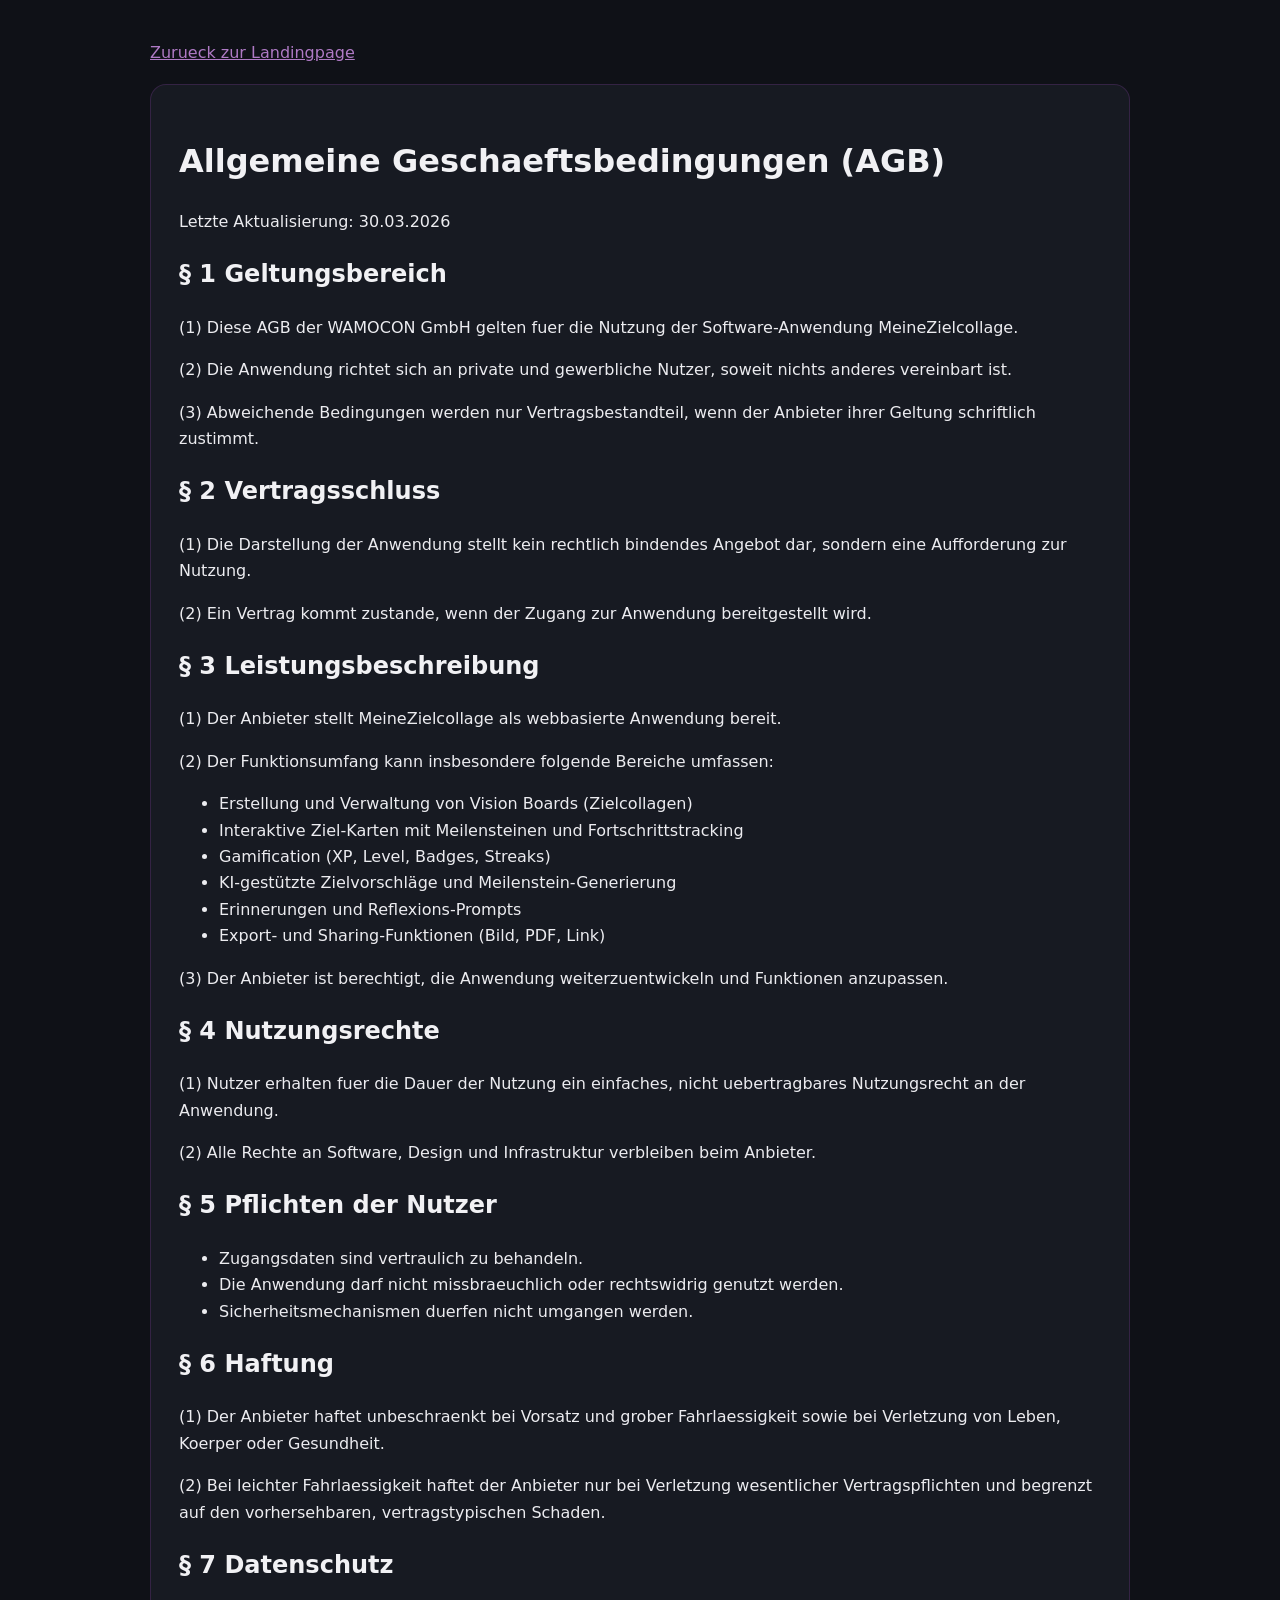
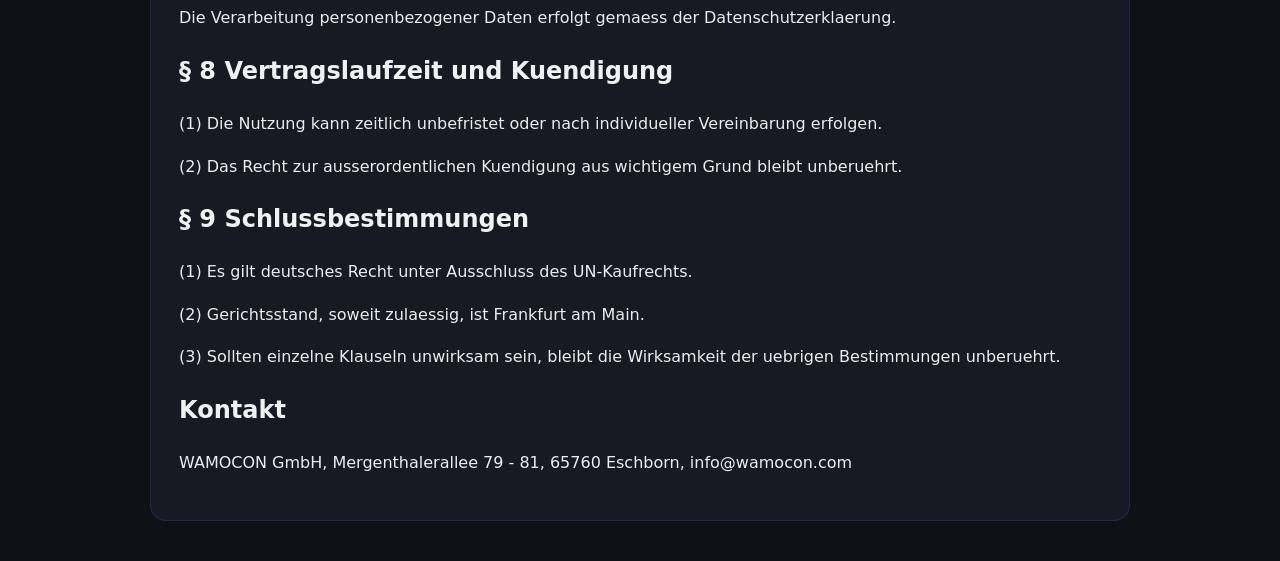
<file: agb.html>
<!DOCTYPE html>
<html lang="de">
<head>
  <meta charset="UTF-8">
  <meta name="viewport" content="width=device-width, initial-scale=1.0">
  <title>AGB | MeineZielcollage</title>
  <style>
    body{font-family:Inter,system-ui,sans-serif;background:#0f1117;color:#ececf0;margin:0;line-height:1.65}
    .wrap{max-width:980px;margin:0 auto;padding:40px 20px}
    .card{background:#171a22;border:1px solid rgba(108,52,131,.35);border-radius:16px;padding:28px}
    h1,h2{color:#f1f1f4}
    a{color:#AF7AC5}
    .top{margin-bottom:18px}
  </style>
</head>
<body>
  <div class="wrap">
    <div class="top"><a href="index.html">Zurueck zur Landingpage</a></div>
    <div class="card">
      <h1>Allgemeine Geschaeftsbedingungen (AGB)</h1>
      <p>Letzte Aktualisierung: 30.03.2026</p>

      <h2>§ 1 Geltungsbereich</h2>
      <p>(1) Diese AGB der WAMOCON GmbH gelten fuer die Nutzung der Software-Anwendung MeineZielcollage.</p>
      <p>(2) Die Anwendung richtet sich an private und gewerbliche Nutzer, soweit nichts anderes vereinbart ist.</p>
      <p>(3) Abweichende Bedingungen werden nur Vertragsbestandteil, wenn der Anbieter ihrer Geltung schriftlich zustimmt.</p>

      <h2>§ 2 Vertragsschluss</h2>
      <p>(1) Die Darstellung der Anwendung stellt kein rechtlich bindendes Angebot dar, sondern eine Aufforderung zur Nutzung.</p>
      <p>(2) Ein Vertrag kommt zustande, wenn der Zugang zur Anwendung bereitgestellt wird.</p>

      <h2>§ 3 Leistungsbeschreibung</h2>
      <p>(1) Der Anbieter stellt MeineZielcollage als webbasierte Anwendung bereit.</p>
      <p>(2) Der Funktionsumfang kann insbesondere folgende Bereiche umfassen:</p>
      <ul>
        <li>Erstellung und Verwaltung von Vision Boards (Zielcollagen)</li>
        <li>Interaktive Ziel-Karten mit Meilensteinen und Fortschrittstracking</li>
        <li>Gamification (XP, Level, Badges, Streaks)</li>
        <li>KI-gestützte Zielvorschläge und Meilenstein-Generierung</li>
        <li>Erinnerungen und Reflexions-Prompts</li>
        <li>Export- und Sharing-Funktionen (Bild, PDF, Link)</li>
      </ul>
      <p>(3) Der Anbieter ist berechtigt, die Anwendung weiterzuentwickeln und Funktionen anzupassen.</p>

      <h2>§ 4 Nutzungsrechte</h2>
      <p>(1) Nutzer erhalten fuer die Dauer der Nutzung ein einfaches, nicht uebertragbares Nutzungsrecht an der Anwendung.</p>
      <p>(2) Alle Rechte an Software, Design und Infrastruktur verbleiben beim Anbieter.</p>

      <h2>§ 5 Pflichten der Nutzer</h2>
      <ul>
        <li>Zugangsdaten sind vertraulich zu behandeln.</li>
        <li>Die Anwendung darf nicht missbraeuchlich oder rechtswidrig genutzt werden.</li>
        <li>Sicherheitsmechanismen duerfen nicht umgangen werden.</li>
      </ul>

      <h2>§ 6 Haftung</h2>
      <p>(1) Der Anbieter haftet unbeschraenkt bei Vorsatz und grober Fahrlaessigkeit sowie bei Verletzung von Leben, Koerper oder Gesundheit.</p>
      <p>(2) Bei leichter Fahrlaessigkeit haftet der Anbieter nur bei Verletzung wesentlicher Vertragspflichten und begrenzt auf den vorhersehbaren, vertragstypischen Schaden.</p>

      <h2>§ 7 Datenschutz</h2>
      <p>Die Verarbeitung personenbezogener Daten erfolgt gemaess der Datenschutzerklaerung.</p>

      <h2>§ 8 Vertragslaufzeit und Kuendigung</h2>
      <p>(1) Die Nutzung kann zeitlich unbefristet oder nach individueller Vereinbarung erfolgen.</p>
      <p>(2) Das Recht zur ausserordentlichen Kuendigung aus wichtigem Grund bleibt unberuehrt.</p>

      <h2>§ 9 Schlussbestimmungen</h2>
      <p>(1) Es gilt deutsches Recht unter Ausschluss des UN-Kaufrechts.</p>
      <p>(2) Gerichtsstand, soweit zulaessig, ist Frankfurt am Main.</p>
      <p>(3) Sollten einzelne Klauseln unwirksam sein, bleibt die Wirksamkeit der uebrigen Bestimmungen unberuehrt.</p>

      <h2>Kontakt</h2>
      <p>WAMOCON GmbH, Mergenthalerallee 79 - 81, 65760 Eschborn, info@wamocon.com</p>
    </div>
  </div>
</body>
</html>
</file>
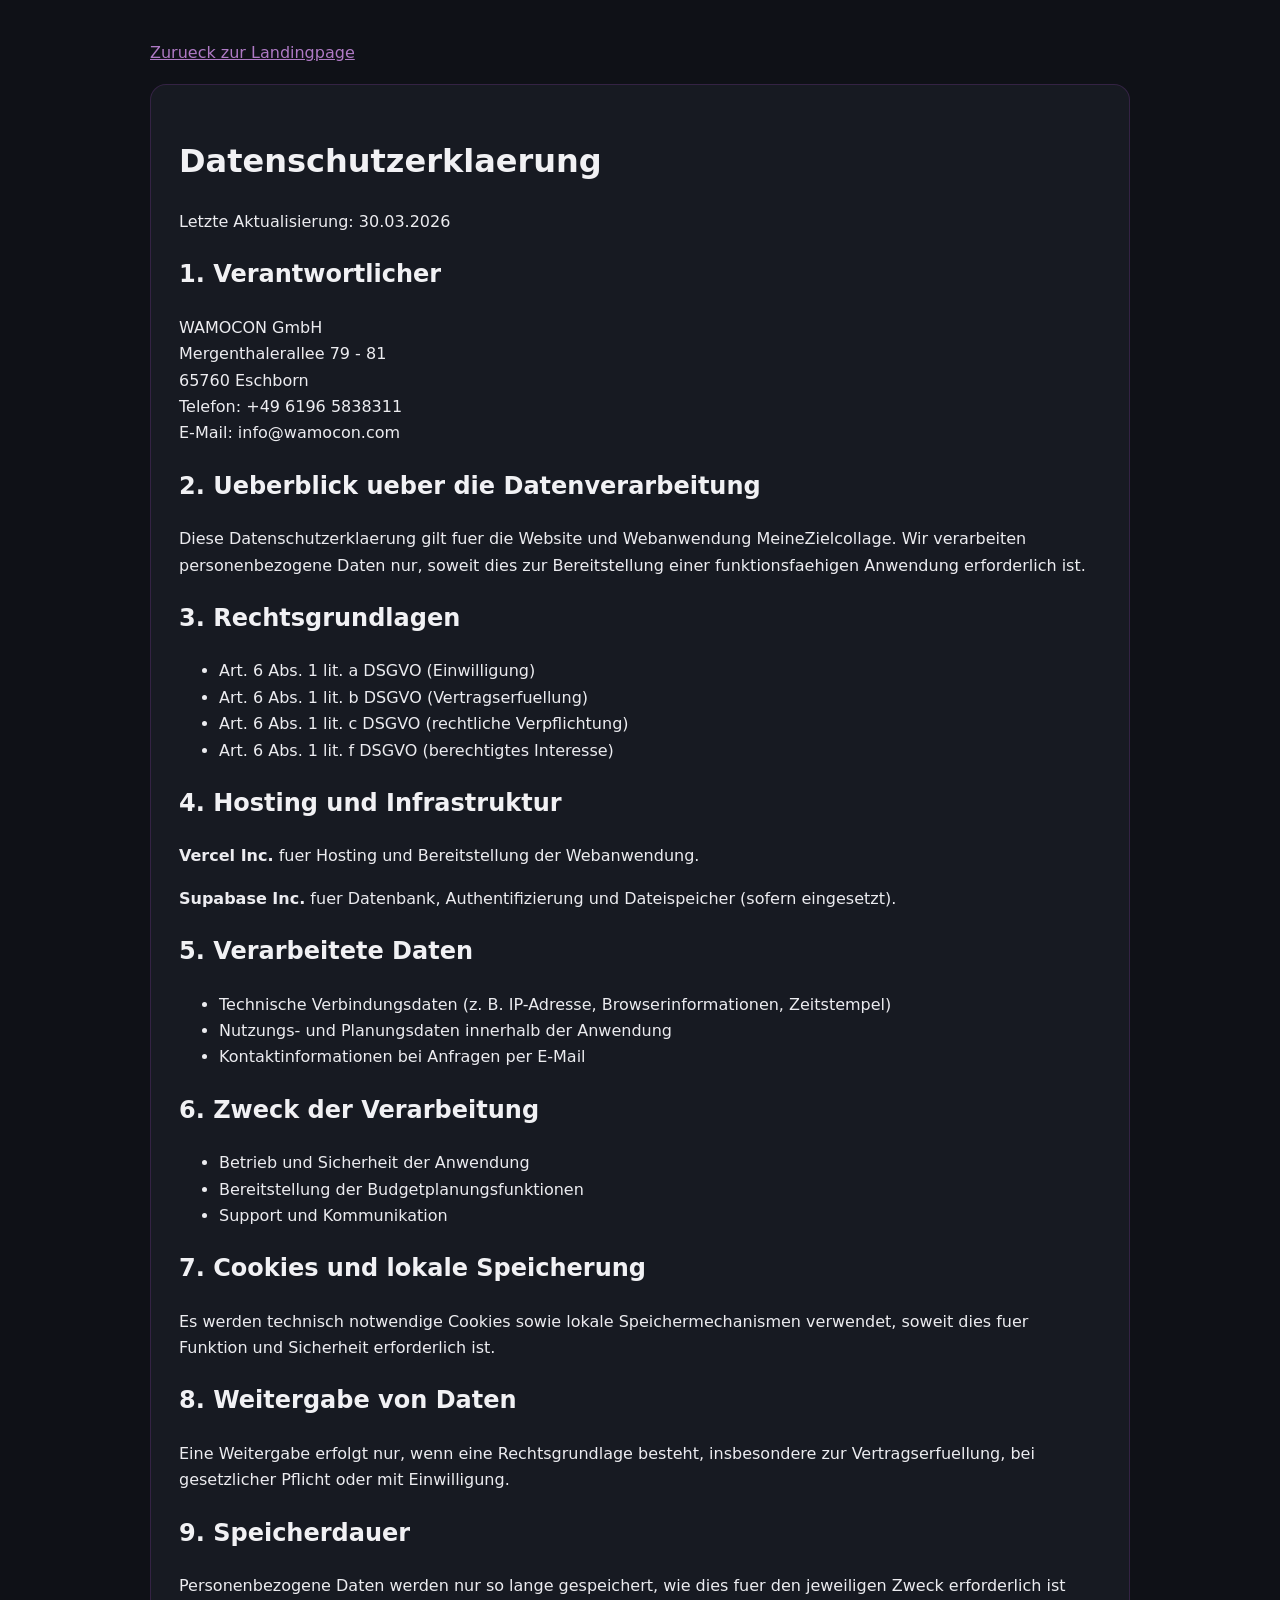
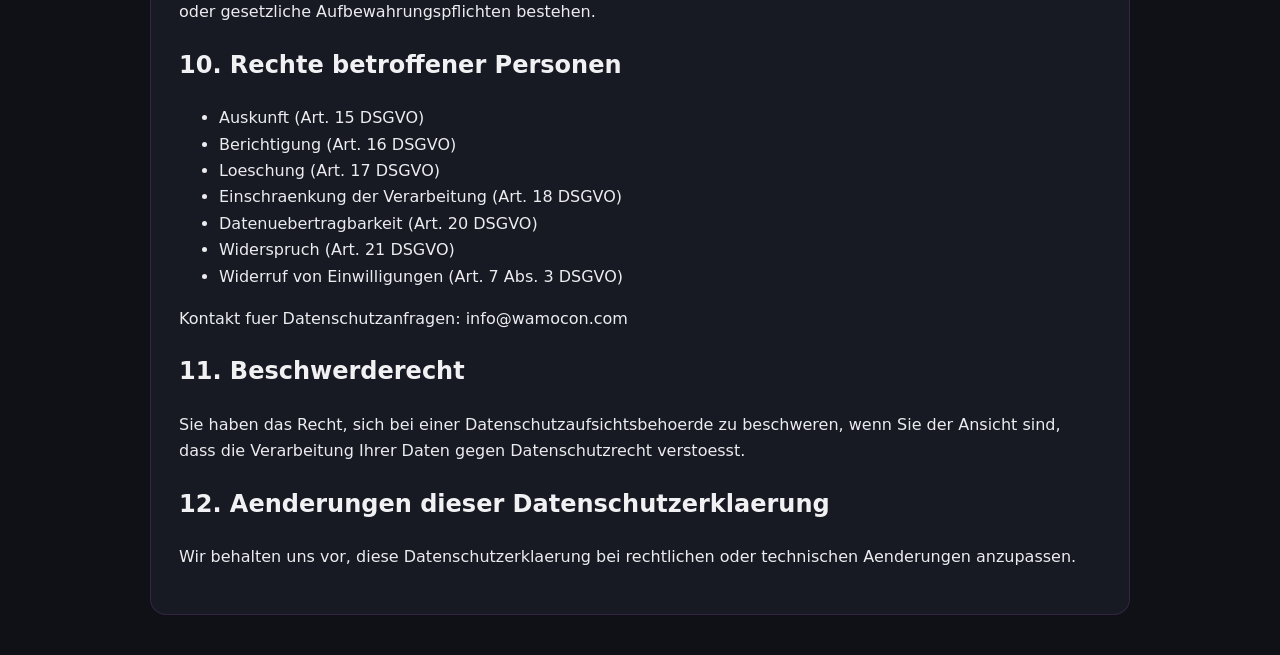
<file: datenschutz.html>
<!DOCTYPE html>
<html lang="de">
<head>
  <meta charset="UTF-8">
  <meta name="viewport" content="width=device-width, initial-scale=1.0">
  <title>Datenschutz | MeineZielcollage</title>
  <style>
    body{font-family:Inter,system-ui,sans-serif;background:#0f1117;color:#ececf0;margin:0;line-height:1.65}
    .wrap{max-width:980px;margin:0 auto;padding:40px 20px}
    .card{background:#171a22;border:1px solid rgba(108,52,131,.35);border-radius:16px;padding:28px}
    h1,h2{color:#f1f1f4}
    a{color:#AF7AC5}
    .top{margin-bottom:18px}
  </style>
</head>
<body>
  <div class="wrap">
    <div class="top"><a href="index.html">Zurueck zur Landingpage</a></div>
    <div class="card">
      <h1>Datenschutzerklaerung</h1>
      <p>Letzte Aktualisierung: 30.03.2026</p>

      <h2>1. Verantwortlicher</h2>
      <p>
        WAMOCON GmbH<br>
        Mergenthalerallee 79 - 81<br>
        65760 Eschborn<br>
        Telefon: +49 6196 5838311<br>
        E-Mail: info@wamocon.com
      </p>

      <h2>2. Ueberblick ueber die Datenverarbeitung</h2>
      <p>Diese Datenschutzerklaerung gilt fuer die Website und Webanwendung MeineZielcollage. Wir verarbeiten personenbezogene Daten nur, soweit dies zur Bereitstellung einer funktionsfaehigen Anwendung erforderlich ist.</p>

      <h2>3. Rechtsgrundlagen</h2>
      <ul>
        <li>Art. 6 Abs. 1 lit. a DSGVO (Einwilligung)</li>
        <li>Art. 6 Abs. 1 lit. b DSGVO (Vertragserfuellung)</li>
        <li>Art. 6 Abs. 1 lit. c DSGVO (rechtliche Verpflichtung)</li>
        <li>Art. 6 Abs. 1 lit. f DSGVO (berechtigtes Interesse)</li>
      </ul>

      <h2>4. Hosting und Infrastruktur</h2>
      <p><strong>Vercel Inc.</strong> fuer Hosting und Bereitstellung der Webanwendung.</p>
      <p><strong>Supabase Inc.</strong> fuer Datenbank, Authentifizierung und Dateispeicher (sofern eingesetzt).</p>

      <h2>5. Verarbeitete Daten</h2>
      <ul>
        <li>Technische Verbindungsdaten (z. B. IP-Adresse, Browserinformationen, Zeitstempel)</li>
        <li>Nutzungs- und Planungsdaten innerhalb der Anwendung</li>
        <li>Kontaktinformationen bei Anfragen per E-Mail</li>
      </ul>

      <h2>6. Zweck der Verarbeitung</h2>
      <ul>
        <li>Betrieb und Sicherheit der Anwendung</li>
        <li>Bereitstellung der Budgetplanungsfunktionen</li>
        <li>Support und Kommunikation</li>
      </ul>

      <h2>7. Cookies und lokale Speicherung</h2>
      <p>Es werden technisch notwendige Cookies sowie lokale Speichermechanismen verwendet, soweit dies fuer Funktion und Sicherheit erforderlich ist.</p>

      <h2>8. Weitergabe von Daten</h2>
      <p>Eine Weitergabe erfolgt nur, wenn eine Rechtsgrundlage besteht, insbesondere zur Vertragserfuellung, bei gesetzlicher Pflicht oder mit Einwilligung.</p>

      <h2>9. Speicherdauer</h2>
      <p>Personenbezogene Daten werden nur so lange gespeichert, wie dies fuer den jeweiligen Zweck erforderlich ist oder gesetzliche Aufbewahrungspflichten bestehen.</p>

      <h2>10. Rechte betroffener Personen</h2>
      <ul>
        <li>Auskunft (Art. 15 DSGVO)</li>
        <li>Berichtigung (Art. 16 DSGVO)</li>
        <li>Loeschung (Art. 17 DSGVO)</li>
        <li>Einschraenkung der Verarbeitung (Art. 18 DSGVO)</li>
        <li>Datenuebertragbarkeit (Art. 20 DSGVO)</li>
        <li>Widerspruch (Art. 21 DSGVO)</li>
        <li>Widerruf von Einwilligungen (Art. 7 Abs. 3 DSGVO)</li>
      </ul>
      <p>Kontakt fuer Datenschutzanfragen: info@wamocon.com</p>

      <h2>11. Beschwerderecht</h2>
      <p>Sie haben das Recht, sich bei einer Datenschutzaufsichtsbehoerde zu beschweren, wenn Sie der Ansicht sind, dass die Verarbeitung Ihrer Daten gegen Datenschutzrecht verstoesst.</p>

      <h2>12. Aenderungen dieser Datenschutzerklaerung</h2>
      <p>Wir behalten uns vor, diese Datenschutzerklaerung bei rechtlichen oder technischen Aenderungen anzupassen.</p>
    </div>
  </div>
</body>
</html>
</file>
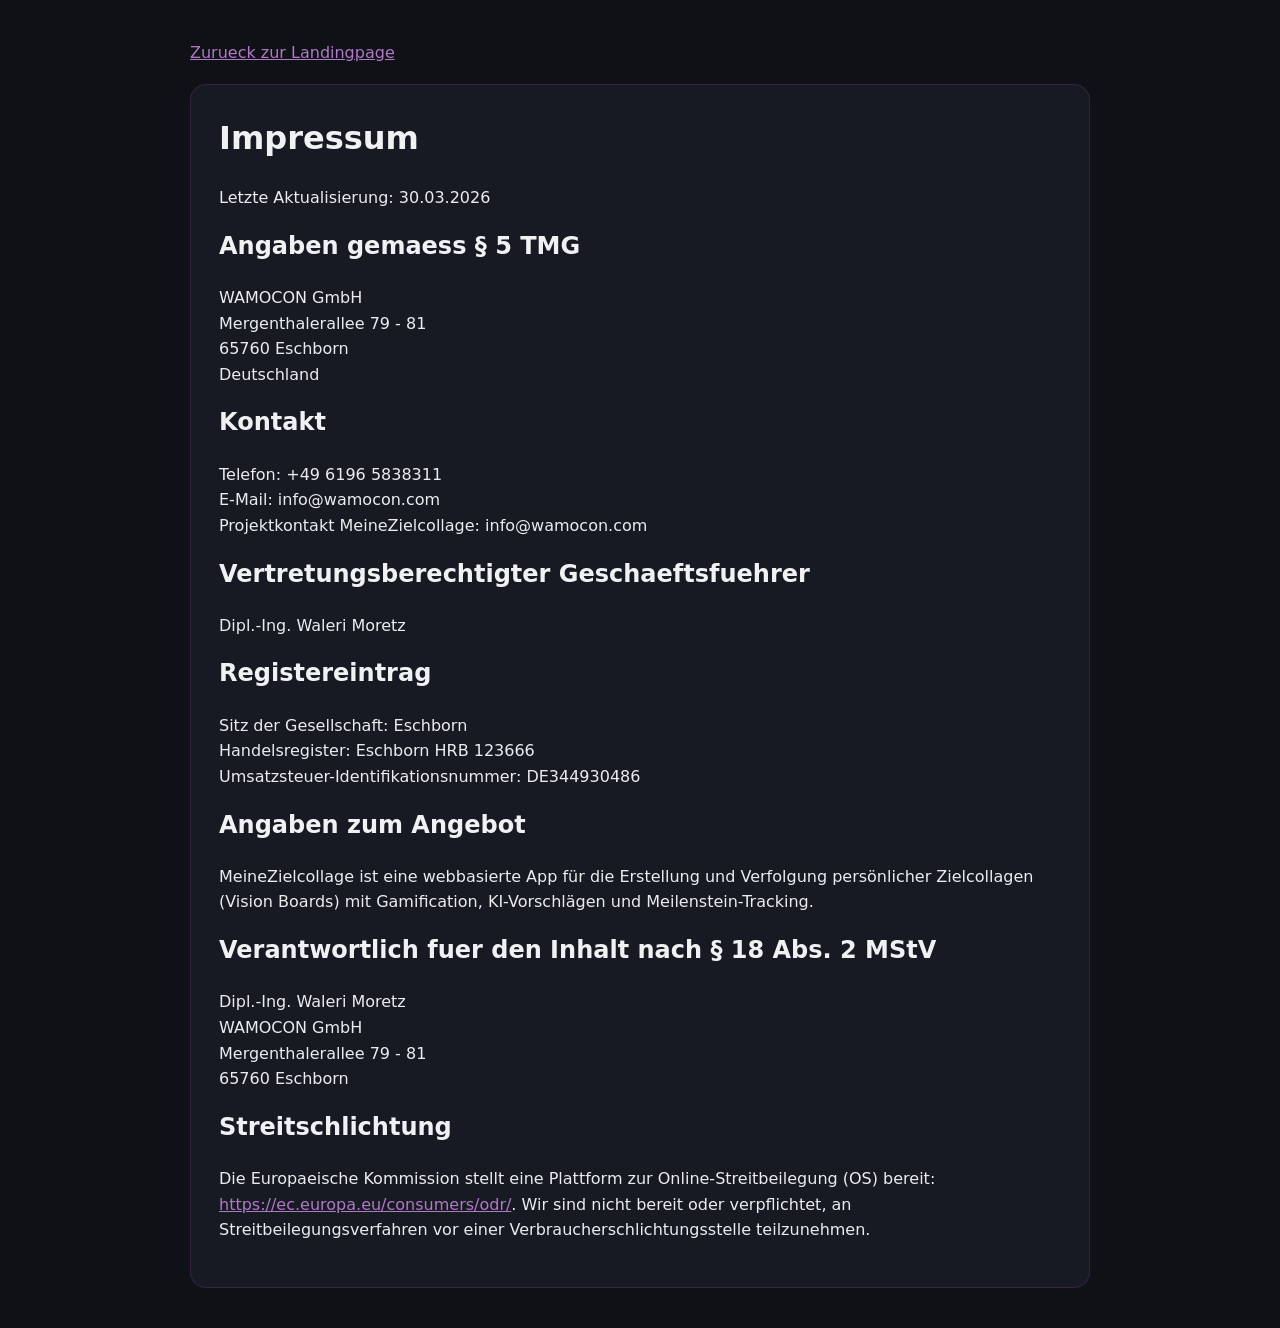
<file: impressum.html>
<!DOCTYPE html>
<html lang="de">
<head>
  <meta charset="UTF-8">
  <meta name="viewport" content="width=device-width, initial-scale=1.0">
  <title>Impressum | MeineZielcollage</title>
  <style>
    body{font-family:Inter,system-ui,sans-serif;background:#0f1117;color:#ececf0;margin:0;line-height:1.6}
    .wrap{max-width:900px;margin:0 auto;padding:40px 20px}
    .card{background:#171a22;border:1px solid rgba(108,52,131,.35);border-radius:16px;padding:28px}
    h1,h2{margin-top:0;color:#f1f1f4}
    a{color:#AF7AC5}
    .top{margin-bottom:18px}
  </style>
</head>
<body>
  <div class="wrap">
    <div class="top"><a href="index.html">Zurueck zur Landingpage</a></div>
    <div class="card">
      <h1>Impressum</h1>
      <p>Letzte Aktualisierung: 30.03.2026</p>

      <h2>Angaben gemaess § 5 TMG</h2>
      <p>
        WAMOCON GmbH<br>
        Mergenthalerallee 79 - 81<br>
        65760 Eschborn<br>
        Deutschland
      </p>

      <h2>Kontakt</h2>
      <p>
        Telefon: +49 6196 5838311<br>
        E-Mail: info@wamocon.com<br>
        Projektkontakt MeineZielcollage: info@wamocon.com
      </p>

      <h2>Vertretungsberechtigter Geschaeftsfuehrer</h2>
      <p>Dipl.-Ing. Waleri Moretz</p>

      <h2>Registereintrag</h2>
      <p>
        Sitz der Gesellschaft: Eschborn<br>
        Handelsregister: Eschborn HRB 123666<br>
        Umsatzsteuer-Identifikationsnummer: DE344930486
      </p>

      <h2>Angaben zum Angebot</h2>
      <p>
        MeineZielcollage ist eine webbasierte App für die Erstellung und Verfolgung persönlicher Zielcollagen (Vision Boards) mit Gamification, KI-Vorschlägen und Meilenstein-Tracking.
      </p>

      <h2>Verantwortlich fuer den Inhalt nach § 18 Abs. 2 MStV</h2>
      <p>
        Dipl.-Ing. Waleri Moretz<br>
        WAMOCON GmbH<br>
        Mergenthalerallee 79 - 81<br>
        65760 Eschborn
      </p>

      <h2>Streitschlichtung</h2>
      <p>
        Die Europaeische Kommission stellt eine Plattform zur Online-Streitbeilegung (OS) bereit:
        <a href="https://ec.europa.eu/consumers/odr/" target="_blank" rel="noopener noreferrer">https://ec.europa.eu/consumers/odr/</a>.
        Wir sind nicht bereit oder verpflichtet, an Streitbeilegungsverfahren vor einer Verbraucherschlichtungsstelle teilzunehmen.
      </p>
    </div>
  </div>
</body>
</html>
</file>
